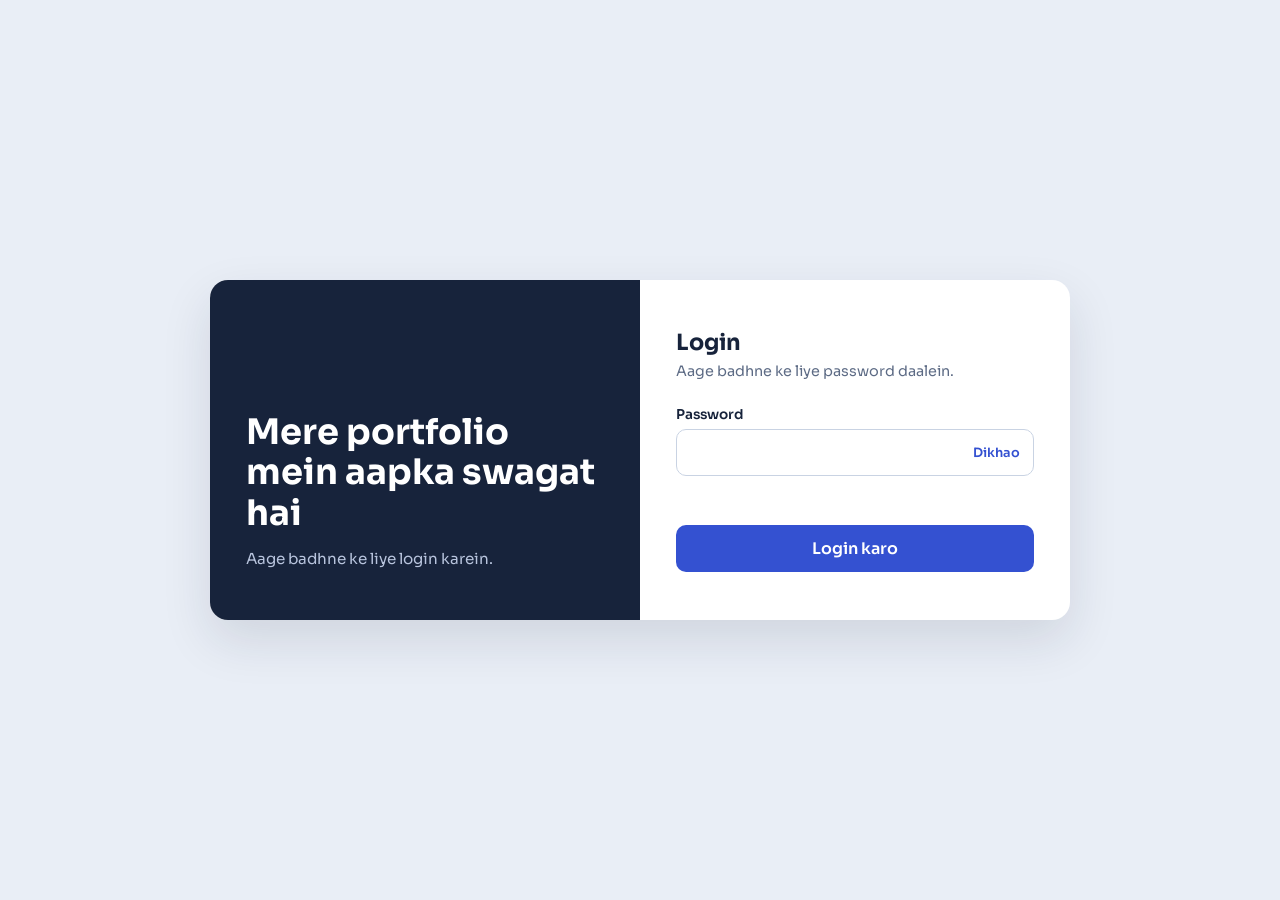
<file: index.html>
<!DOCTYPE html>
<html lang="hi">
<head>
<meta charset="UTF-8">
<meta name="viewport" content="width=device-width, initial-scale=1">
<title>Login</title>
<link href="https://fonts.googleapis.com/css2?family=Sora:wght@400;600;700&display=swap" rel="stylesheet">
<style>
  :root {
    --bg: #e9eef6;
    --ink: #17233b;
    --muted: #5d6b85;
    --card: #ffffff;
    --line: #c9d3e3;
    --accent: #3451d1;
    --accent-ink: #ffffff;
    --error: #b42318;
  }
  * { box-sizing: border-box; }
  html, body { height: 100%; margin: 0; }
  body {
    font-family: "Sora", system-ui, -apple-system, "Segoe UI", sans-serif;
    background: var(--bg);
    color: var(--ink);
    display: grid;
    place-items: center;
    padding: 20px;
  }
  main {
    width: 100%;
    max-width: 860px;
    display: grid;
    grid-template-columns: 1fr 1fr;
    background: var(--card);
    border-radius: 18px;
    overflow: hidden;
    box-shadow: 0 20px 50px rgba(23, 35, 59, .12);
  }
  .intro {
    background: var(--ink);
    color: #fff;
    padding: 48px 36px;
    display: flex;
    flex-direction: column;
    justify-content: flex-end;
  }
  .intro h1 { font-size: 2.2rem; line-height: 1.15; margin: 0 0 14px; }
  .intro p { margin: 0; color: #b8c4dd; line-height: 1.6; font-size: .95rem; }
  .panel { padding: 48px 36px; }
  h2 { margin: 0 0 6px; font-size: 1.4rem; }
  .sub { margin: 0 0 26px; color: var(--muted); font-size: .9rem; }
  label { display: block; font-size: .85rem; font-weight: 600; margin-bottom: 6px; }
  .field { margin-bottom: 18px; }
  input {
    width: 100%;
    font: inherit;
    padding: 12px 14px;
    border: 1.5px solid var(--line);
    border-radius: 10px;
    color: var(--ink);
    background: #fff;
  }
  input:focus-visible, button:focus-visible, a:focus-visible {
    outline: 3px solid rgba(52, 81, 209, .4);
    outline-offset: 2px;
  }
  .pw { position: relative; }
  .pw input { padding-right: 70px; }
  .toggle {
    position: absolute; right: 8px; top: 50%; transform: translateY(-50%);
    background: none; border: 0; color: var(--accent);
    font: inherit; font-size: .8rem; font-weight: 600; cursor: pointer; padding: 6px;
  }
  .btn {
    display: block; width: 100%; text-align: center; text-decoration: none;
    font: inherit; font-weight: 600; padding: 13px;
    background: var(--accent); color: var(--accent-ink);
    border: 0; border-radius: 10px; cursor: pointer;
  }
  .btn:hover { background: #2a42b0; }
  .error { color: var(--error); font-size: .85rem; min-height: 1.2em; margin: 0 0 14px; }
  #welcome { display: none; }
  @media (max-width: 700px) {
    main { grid-template-columns: 1fr; }
    .intro { padding: 32px 28px; }
    .intro h1 { font-size: 1.7rem; }
    .panel { padding: 32px 28px; }
  }
</style>
</head>
<body>
<main>
  <section class="intro">
    <h1>Mere portfolio mein aapka swagat hai</h1>
    <p>Aage badhne ke liye login karein.</p>
  </section>

  <section class="panel">
    <div id="login">
      <h2>Login</h2>
      <p class="sub">Aage badhne ke liye password daalein.</p>
      <form id="form" novalidate>
        <div class="field">
          <label for="pass">Password</label>
          <div class="pw">
            <input id="pass" type="password" autocomplete="current-password" required>
            <button type="button" class="toggle" id="toggle">Dikhao</button>
          </div>
        </div>
        <p class="error" id="error" role="alert"></p>
        <button type="submit" class="btn">Login karo</button>
      </form>
    </div>

    <div id="welcome">
      <h2>Login ho gaya</h2>
      <p class="sub">Ab aap main page par ja sakte hain.</p>
      <a class="btn" id="mainLink" href="main.html">Main page kholo</a>
    </div>
  </section>
</main>

<script>
  // ====== YAHAN APNI SETTINGS BADLO ======
  var PASSWORD  = "1122";
  var MAIN_PAGE = "main.html";   // aapke main page ki file ka naam
  // =======================================

  var form = document.getElementById("form");
  var error = document.getElementById("error");
  var pass = document.getElementById("pass");

  document.getElementById("mainLink").href = MAIN_PAGE;

  function showWelcome() {
    document.getElementById("login").style.display = "none";
    document.getElementById("welcome").style.display = "block";
  }

  try {
    if (sessionStorage.getItem("loggedIn") === "yes") showWelcome();
  } catch (e) {}

  document.getElementById("toggle").addEventListener("click", function () {
    var hidden = pass.type === "password";
    pass.type = hidden ? "text" : "password";
    this.textContent = hidden ? "Chhupao" : "Dikhao";
  });

  form.addEventListener("submit", function (ev) {
    ev.preventDefault();
    if (pass.value === PASSWORD) {
      try { sessionStorage.setItem("loggedIn", "yes"); } catch (e) {}
      error.textContent = "";
      showWelcome();
    } else {
      error.textContent = "Password galat hai. Dobara try karein.";
      pass.value = "";
      pass.focus();
    }
  });
</script>
</body>
</html>
</file>
